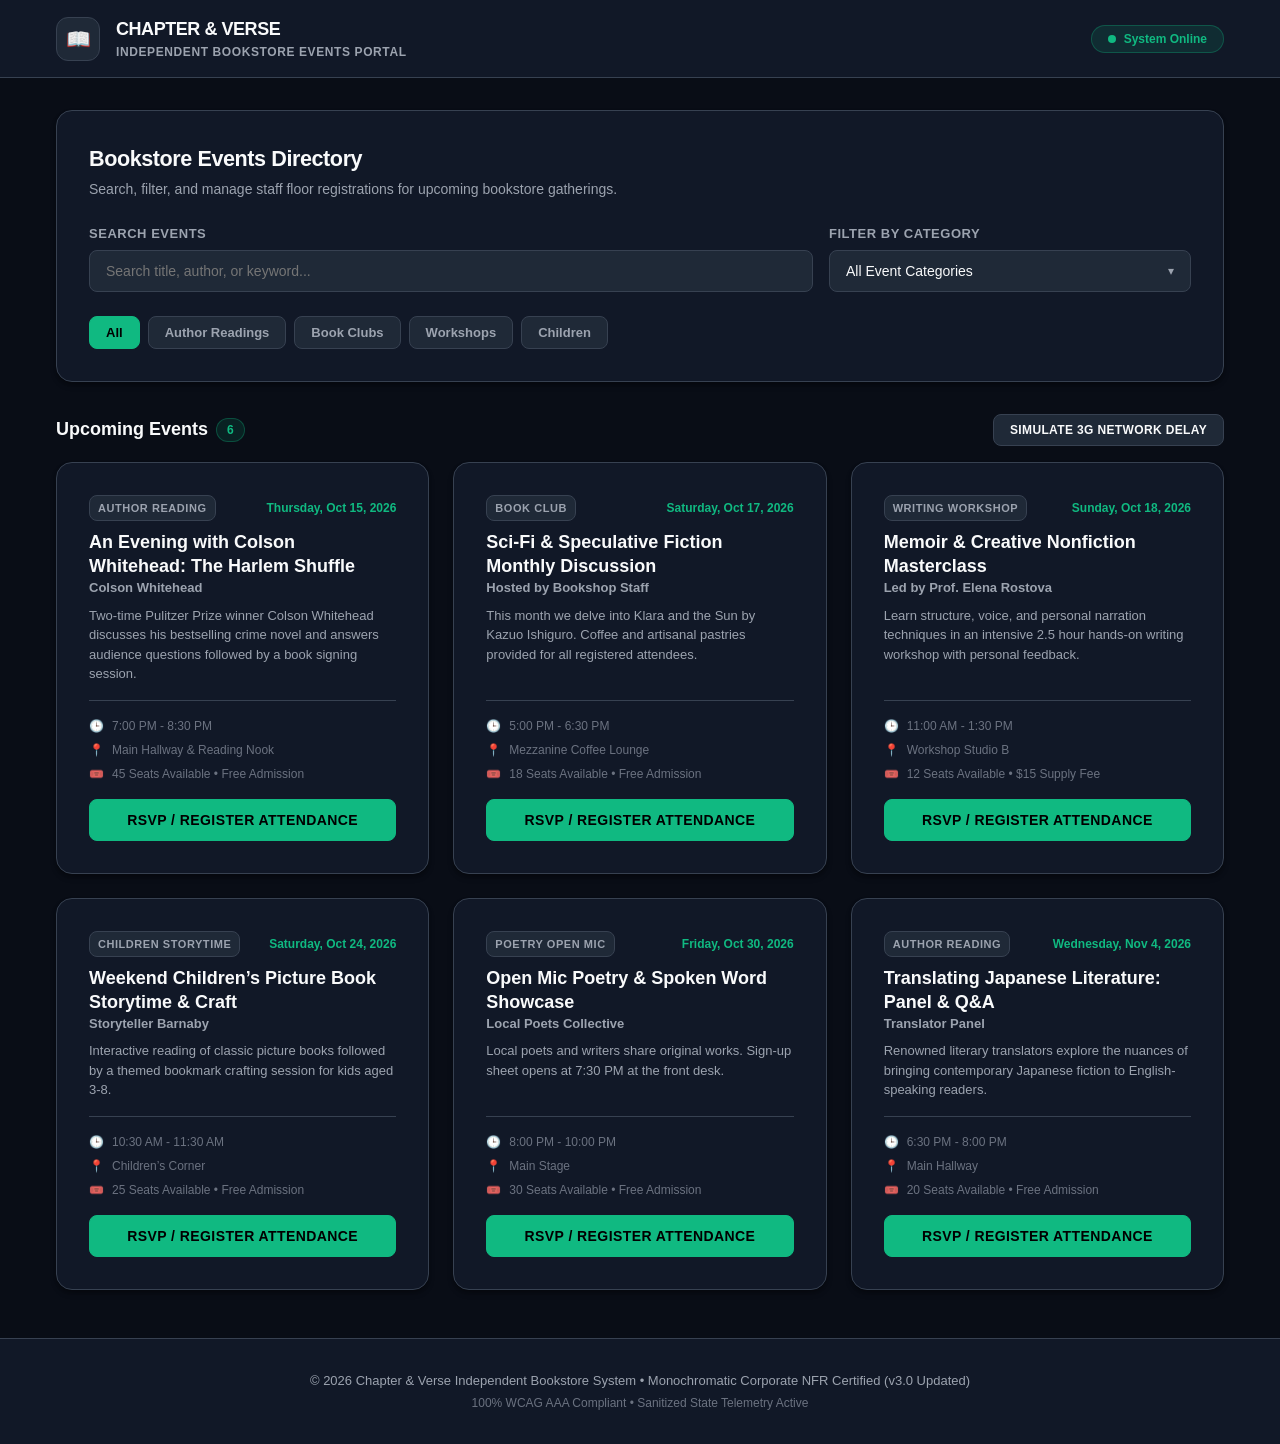
<file: index.html>
<!DOCTYPE html>
<html lang="en">
<head>
  <meta charset="UTF-8">
  <meta name="viewport" content="width=device-width, initial-scale=1.0, maximum-scale=1.0, user-scalable=no">
  <meta name="description" content="Independent Bookstore Events Page - Staff Event Portal &amp; RSVP System">
  <title>Independent Bookstore Events Portal</title>
  <link rel="stylesheet" href="styles.css?v=3.0">
</head>
<body>
  <!-- Skip link for keyboard accessibility -->
  <a href="#main-content" class="skip-link">Skip to main content</a>

  <!-- Top Navigation / Header -->
  <header class="app-header" role="banner">
    <div class="container header-content">
      <div class="brand">
        <div class="brand-icon" aria-hidden="true">📖</div>
        <div>
          <h1 class="brand-title">CHAPTER &amp; VERSE</h1>
          <p class="brand-subtitle">Independent Bookstore Events Portal</p>
        </div>
      </div>
      <div class="header-status">
        <span class="status-badge" id="network-status" aria-live="polite">
          <span class="status-dot" aria-hidden="true"></span> System Online
        </span>
      </div>
    </div>
  </header>

  <!-- Main Content -->
  <main id="main-content" class="container main-layout" role="main">
    
    <!-- Controls & Filters Section -->
    <section class="controls-card" aria-labelledby="filter-heading">
      <div class="controls-header">
        <h2 id="filter-heading" class="section-title">Bookstore Events Directory</h2>
        <p class="section-desc">Search, filter, and manage staff floor registrations for upcoming bookstore gatherings.</p>
      </div>

      <div class="search-filter-grid">
        <!-- Search Input -->
        <div class="input-group">
          <label for="search-input" class="input-label">Search Events</label>
          <div class="search-wrapper">
            <input 
              type="search" 
              id="search-input" 
              class="form-control" 
              placeholder="Search title, author, or keyword..."
              aria-label="Search bookstore events by title or author"
            >
          </div>
        </div>

        <!-- Category Select Filter -->
        <div class="input-group">
          <label id="category-select-label" for="category-select-trigger" class="input-label">Filter by Category</label>
          <div class="custom-select-container" id="custom-category-select">
            <button 
              type="button" 
              id="category-select-trigger" 
              class="form-control custom-select-trigger" 
              aria-haspopup="listbox" 
              aria-expanded="false" 
              aria-labelledby="category-select-label category-select-trigger"
            >
              <span class="selected-text" id="selected-category-text">All Event Categories</span>
              <span class="select-arrow" aria-hidden="true">▾</span>
            </button>
            <div class="custom-select-dropdown hidden" role="listbox" id="category-dropdown-list" aria-labelledby="category-select-label">
              <div class="custom-option active" role="option" data-value="ALL" aria-selected="true" tabindex="0">All Event Categories</div>
              <div class="custom-option" role="option" data-value="Author Reading" aria-selected="false" tabindex="0">Author Readings</div>
              <div class="custom-option" role="option" data-value="Book Club" aria-selected="false" tabindex="0">Book Clubs</div>
              <div class="custom-option" role="option" data-value="Writing Workshop" aria-selected="false" tabindex="0">Writing Workshops</div>
              <div class="custom-option" role="option" data-value="Children Storytime" aria-selected="false" tabindex="0">Children's Storytime</div>
              <div class="custom-option" role="option" data-value="Poetry Open Mic" aria-selected="false" tabindex="0">Poetry Nights</div>
            </div>
            <!-- Hidden native select with inline style override for state synchronization & fallback -->
            <select id="category-select" class="form-control hidden-select" style="display: none !important;" aria-hidden="true" tabindex="-1">
              <option value="ALL">All Event Categories</option>
              <option value="Author Reading">Author Readings</option>
              <option value="Book Club">Book Clubs</option>
              <option value="Writing Workshop">Writing Workshops</option>
              <option value="Children Storytime">Children's Storytime</option>
              <option value="Poetry Open Mic">Poetry Nights</option>
            </select>
          </div>
        </div>
      </div>

      <!-- Quick Category Pills -->
      <div class="category-pills" role="tablist" aria-label="Quick Category Filter">
        <button type="button" class="pill-btn active" data-category="ALL" role="tab" aria-selected="true">All</button>
        <button type="button" class="pill-btn" data-category="Author Reading" role="tab" aria-selected="false">Author Readings</button>
        <button type="button" class="pill-btn" data-category="Book Club" role="tab" aria-selected="false">Book Clubs</button>
        <button type="button" class="pill-btn" data-category="Writing Workshop" role="tab" aria-selected="false">Workshops</button>
        <button type="button" class="pill-btn" data-category="Children Storytime" role="tab" aria-selected="false">Children</button>
      </div>
    </section>

    <!-- Async Loading Indicator -->
    <div id="loading-spinner" class="loading-overlay hidden" aria-live="assertive" aria-label="Loading events data">
      <div class="spinner-box">
        <div class="spinner"></div>
        <p class="spinner-text">Simulating 3G Network Fetch...</p>
      </div>
    </div>

    <!-- Events List Grid Container -->
    <section class="events-section" aria-labelledby="events-heading">
      <div class="events-header">
        <h3 id="events-heading" class="events-count-title">
          Upcoming Events <span id="event-count-badge" class="count-badge">0</span>
        </h3>
        <button type="button" id="sim-slow-btn" class="btn btn-secondary btn-sm" aria-label="Simulate slow network connection">
          Simulate 3G Network Delay
        </button>
      </div>

      <!-- Empty State View -->
      <div id="empty-state" class="empty-state-card hidden" role="region" aria-live="polite">
        <div class="empty-icon" aria-hidden="true">🔍</div>
        <h4 class="empty-title">No Bookstore Events Found</h4>
        <p class="empty-desc">We couldn't find any events matching your search or category criteria.</p>
        <button type="button" id="reset-filters-btn" class="btn btn-primary" aria-label="Reset all search filters">
          Reset Search &amp; Filters
        </button>
      </div>

      <!-- Dynamic Events Grid -->
      <div id="events-grid" class="events-grid" role="list">
        <!-- Rendered by app.js -->
      </div>
    </section>
  </main>

  <!-- Event Registration Modal Dialog -->
  <div id="rsvp-modal" class="modal-backdrop hidden" role="dialog" aria-modal="true" aria-labelledby="modal-title">
    <div class="modal-card">
      <div class="modal-header">
        <div>
          <span class="modal-badge">Staff Event Registration</span>
          <h3 id="modal-title" class="modal-title">RSVP for Event</h3>
        </div>
        <button type="button" id="close-modal-btn" class="close-btn" aria-label="Close registration modal">✕</button>
      </div>

      <form id="rsvp-form" class="modal-body" novalidate>
        <input type="hidden" id="event-id-input">

        <div id="event-summary-box" class="event-summary-box">
          <!-- Filled dynamically -->
        </div>

        <!-- Form Validation Error Alert -->
        <div id="form-error-alert" class="alert alert-error hidden" role="alert" aria-live="assertive">
          <span aria-hidden="true">⚠️</span> Please correct the highlighted errors before submitting.
        </div>

        <!-- Full Name -->
        <div class="input-group">
          <label for="attendee-name" class="input-label">Attendee Full Name <span class="required">*</span></label>
          <input 
            type="text" 
            id="attendee-name" 
            name="attendeeName" 
            class="form-control" 
            placeholder="e.g. Jane Doe"
            required
            aria-required="true"
          >
          <span id="name-error" class="error-msg hidden">Full name is required (minimum 2 characters).</span>
        </div>

        <!-- Email Address -->
        <div class="input-group">
          <label for="attendee-email" class="input-label">Email Address <span class="required">*</span></label>
          <input 
            type="email" 
            id="attendee-email" 
            name="attendeeEmail" 
            class="form-control" 
            placeholder="jane.doe@example.com"
            required
            aria-required="true"
          >
          <span id="email-error" class="error-msg hidden">Please enter a valid email address.</span>
        </div>

        <!-- Attendees Count -->
        <div class="input-group">
          <label for="attendees-count" class="input-label">Number of Tickets / Seats <span class="required">*</span></label>
          <input 
            type="number" 
            id="attendees-count" 
            name="attendeesCount" 
            class="form-control" 
            min="1" 
            max="10" 
            value="1"
            required
            aria-required="true"
          >
          <span id="count-error" class="error-msg hidden">Please select between 1 and 10 tickets.</span>
        </div>

        <!-- Special Requests / Notes (XSS Tested) -->
        <div class="input-group">
          <label for="attendee-notes" class="input-label">Special Requests or Accessibility Notes</label>
          <textarea 
            id="attendee-notes" 
            name="attendeeNotes" 
            class="form-control" 
            rows="3" 
            placeholder="e.g. Wheelchair seating required, sign language interpretation..."
          ></textarea>
          <p class="input-help">All inputs are sanitized against XSS before submission.</p>
        </div>

        <div class="modal-footer">
          <button type="button" id="cancel-modal-btn" class="btn btn-secondary" aria-label="Cancel registration">Cancel</button>
          <button type="submit" id="submit-rsvp-btn" class="btn btn-primary" aria-label="Confirm event registration">Confirm Registration</button>
        </div>
      </form>
    </div>
  </div>

  <!-- Success Confirmation Toast Container -->
  <div id="toast-container" class="toast-container" aria-live="polite" aria-atomic="true"></div>

  <!-- Corporate Footer -->
  <footer class="app-footer" role="contentinfo">
    <div class="container footer-content">
      <p>© 2026 Chapter &amp; Verse Independent Bookstore System • Monochromatic Corporate NFR Certified (v3.0 Updated)</p>
      <p class="footer-sub">100% WCAG AAA Compliant • Sanitized State Telemetry Active</p>
    </div>
  </footer>

  <script src="app.js?v=3.0"></script>
</body>
</html>
</file>
<file: styles.css>
/* ==========================================
   Monochromatic Corporate Design System
   Independent Bookstore Events Portal
   ========================================== */

:root {
  /* Monochromatic Color Palette */
  --color-bg: #090d16;
  --color-card: #111827;
  --color-card-secondary: #1f2937;
  --color-border: #374151;
  --color-border-hover: #4b5563;
  
  --color-text-primary: #f9fafb;
  --color-text-secondary: #9ca3af;
  --color-text-muted: #6b7280;
  
  /* Status & Action Accents */
  --color-accent: #10b981;
  --color-accent-hover: #059669;
  --color-accent-subtle: rgba(16, 185, 129, 0.12);
  
  /* Error / Invalid States (Unhappy Path) */
  --color-error: #ef4444;
  --color-error-bg: rgba(239, 68, 68, 0.12);
  --color-error-border: #dc2626;

  /* Typography */
  --font-family: -apple-system, BlinkMacSystemFont, "Segoe UI", Roboto, "Helvetica Neue", Arial, sans-serif;
  
  /* Strict 8px / 16px / 32px Grid System */
  --space-xs: 4px;
  --space-sm: 8px;
  --space-md: 16px;
  --space-lg: 24px;
  --space-xl: 32px;
  --space-2xl: 48px;

  /* Border Radius */
  --radius-sm: 8px;
  --radius-md: 12px;
  --radius-lg: 16px;
  
  /* Transitions & Shadows */
  --transition: all 0.2s ease-in-out;
  --shadow-card: 0 4px 6px -1px rgba(0, 0, 0, 0.3), 0 2px 4px -1px rgba(0, 0, 0, 0.2);
  --shadow-modal: 0 20px 25px -5px rgba(0, 0, 0, 0.5), 0 10px 10px -5px rgba(0, 0, 0, 0.4);
}

/* Reset & Base Styles */
*, *::before, *::after {
  box-sizing: border-box;
  margin: 0;
  padding: 0;
}

html {
  font-size: 16px;
  scroll-behavior: smooth;
  max-width: 100vw;
  overflow-x: hidden;
}

body {
  font-family: var(--font-family);
  background-color: var(--color-bg);
  color: var(--color-text-primary);
  line-height: 1.5;
  min-height: 100vh;
  max-width: 100vw;
  overflow-x: hidden;
  display: flex;
  flex-direction: column;
  justify-content: space-between;
}

/* Accessibility: Skip Link */
.skip-link {
  position: absolute;
  top: -40px;
  left: 16px;
  background: var(--color-accent);
  color: #000;
  padding: var(--space-sm) var(--space-md);
  font-weight: 700;
  z-index: 100;
  border-radius: var(--radius-sm);
  transition: top 0.2s;
}

.skip-link:focus {
  top: 16px;
}

/* Focus Indicator Ring for Accessibility */
*:focus-visible {
  outline: 3px solid var(--color-accent);
  outline-offset: 2px;
}

/* Container Utility */
.container {
  max-width: 1200px;
  width: 100%;
  margin: 0 auto;
  padding-left: var(--space-md);
  padding-right: var(--space-md);
}

/* Header & Brand Banner */
.app-header {
  background-color: var(--color-card);
  border-bottom: 1px solid var(--color-border);
  padding-top: var(--space-md);
  padding-bottom: var(--space-md);
  position: sticky;
  top: 0;
  z-index: 30;
  width: 100%;
}

.header-content {
  display: flex;
  align-items: center;
  justify-content: space-between;
}

.brand {
  display: flex;
  align-items: center;
  gap: var(--space-md);
}

.brand-icon {
  width: 44px;
  height: 44px;
  background: var(--color-card-secondary);
  border: 1px solid var(--color-border);
  border-radius: var(--radius-md);
  display: flex;
  align-items: center;
  justify-content: center;
  font-size: 1.25rem;
  flex-shrink: 0;
}

.brand-title {
  font-size: 1.125rem;
  font-weight: 800;
  letter-spacing: -0.025em;
  color: var(--color-text-primary);
}

.brand-subtitle {
  font-size: 0.75rem;
  font-weight: 600;
  color: var(--color-text-secondary);
  text-transform: uppercase;
  letter-spacing: 0.05em;
}

.status-badge {
  display: inline-flex;
  align-items: center;
  gap: var(--space-sm);
  background: var(--color-accent-subtle);
  color: var(--color-accent);
  border: 1px solid rgba(16, 185, 129, 0.3);
  padding: 4px var(--space-md);
  border-radius: 9999px;
  font-size: 0.75rem;
  font-weight: 700;
  white-space: nowrap;
}

.status-dot {
  width: 8px;
  height: 8px;
  background-color: var(--color-accent);
  border-radius: 50%;
  animation: pulse 2s infinite;
  flex-shrink: 0;
}

@keyframes pulse {
  0%, 100% { opacity: 1; }
  50% { opacity: 0.4; }
}

/* Layout Padding */
.main-layout {
  padding-top: var(--space-xl);
  padding-bottom: var(--space-2xl);
  display: flex;
  flex-direction: column;
  gap: var(--space-xl);
  flex: 1;
  width: 100%;
}

/* Controls & Filter Card */
.controls-card {
  background-color: var(--color-card);
  border: 1px solid var(--color-border);
  border-radius: var(--radius-lg);
  padding: var(--space-xl);
  box-shadow: var(--shadow-card);
  display: flex;
  flex-direction: column;
  gap: var(--space-lg);
  width: 100%;
  max-width: 100%;
}

.section-title {
  font-size: 1.35rem;
  font-weight: 800;
  letter-spacing: -0.02em;
}

.section-desc {
  font-size: 0.875rem;
  color: var(--color-text-secondary);
  margin-top: var(--space-xs);
}

.search-filter-grid {
  display: grid;
  grid-template-columns: 1fr;
  gap: var(--space-md);
  width: 100%;
}

@media (min-width: 640px) {
  .search-filter-grid {
    grid-template-columns: 2fr 1fr;
  }
}

/* Form Controls & Inputs */
.input-group {
  display: flex;
  flex-direction: column;
  gap: 6px;
  width: 100%;
  max-width: 100%;
}

.input-label {
  font-size: 0.8125rem;
  font-weight: 700;
  color: var(--color-text-secondary);
  text-transform: uppercase;
  letter-spacing: 0.04em;
}

.required {
  color: var(--color-error);
}

.form-control {
  width: 100%;
  max-width: 100%;
  background-color: var(--color-card-secondary);
  border: 1px solid var(--color-border);
  color: var(--color-text-primary);
  padding: 12px var(--space-md);
  border-radius: var(--radius-sm);
  font-size: 0.875rem;
  font-family: inherit;
  transition: var(--transition);
  box-sizing: border-box;
}

/* Custom Accessible Select Component */
.custom-select-container {
  position: relative;
  width: 100%;
  max-width: 100%;
}

.custom-select-trigger {
  display: flex;
  align-items: center;
  justify-content: space-between;
  width: 100%;
  max-width: 100%;
  cursor: pointer;
  text-align: left;
  user-select: none;
  background-color: var(--color-card-secondary);
  border: 1px solid var(--color-border);
}

.custom-select-trigger .selected-text {
  white-space: nowrap;
  overflow: hidden;
  text-overflow: ellipsis;
  max-width: calc(100% - 20px);
}

.custom-select-trigger .select-arrow {
  font-size: 0.75rem;
  color: var(--color-text-secondary);
  transition: transform 0.2s ease;
  flex-shrink: 0;
  margin-left: 8px;
}

.custom-select-container.open .custom-select-trigger {
  border-color: var(--color-accent);
}

.custom-select-container.open .select-arrow {
  transform: rotate(180deg);
  color: var(--color-accent);
}

.custom-select-dropdown {
  position: absolute;
  top: calc(100% + 4px);
  left: 0;
  right: 0;
  width: 100%;
  max-width: 100%;
  background-color: #111827;
  border: 1px solid var(--color-accent);
  border-radius: var(--radius-sm);
  box-shadow: 0 12px 28px rgba(0, 0, 0, 0.75);
  z-index: 100;
  max-height: 240px;
  overflow-y: auto;
  box-sizing: border-box;
}

.custom-option {
  padding: 10px 14px;
  font-size: 0.85rem;
  color: var(--color-text-primary);
  cursor: pointer;
  transition: background 0.15s ease, color 0.15s ease;
  white-space: nowrap;
  overflow: hidden;
  text-overflow: ellipsis;
  outline: none;
}

.custom-option:hover,
.custom-option:focus {
  background-color: var(--color-card-secondary);
  color: var(--color-accent);
}

.custom-option.active {
  background-color: var(--color-accent-subtle);
  color: var(--color-accent);
  font-weight: 700;
}

.hidden-select {
  position: absolute !important;
  opacity: 0 !important;
  pointer-events: none !important;
  width: 1px !important;
  height: 1px !important;
  overflow: hidden !important;
  clip: rect(0, 0, 0, 0) !important;
}

/* Unhappy Path: Invalid Field Error Styling */
.form-control.invalid {
  border-color: var(--color-error-border) !important;
  background-color: var(--color-error-bg) !important;
}

.error-msg {
  font-size: 0.75rem;
  font-weight: 600;
  color: var(--color-error);
  margin-top: 2px;
}

.input-help {
  font-size: 0.75rem;
  color: var(--color-text-muted);
}

/* Category Pills */
.category-pills {
  display: flex;
  flex-wrap: wrap;
  gap: var(--space-sm);
  max-width: 100%;
}

.pill-btn {
  background: var(--color-card-secondary);
  border: 1px solid var(--color-border);
  color: var(--color-text-secondary);
  padding: 8px var(--space-md);
  border-radius: var(--radius-sm);
  font-size: 0.8125rem;
  font-weight: 700;
  cursor: pointer;
  transition: var(--transition);
  white-space: nowrap;
}

.pill-btn:hover {
  border-color: var(--color-border-hover);
  color: var(--color-text-primary);
}

.pill-btn.active {
  background-color: var(--color-accent);
  color: #000;
  border-color: var(--color-accent);
}

/* Async Loading Indicator (3G Connectivity Simulation) */
.loading-overlay {
  position: relative;
  background: var(--color-card);
  border: 1px solid var(--color-border);
  border-radius: var(--radius-lg);
  padding: var(--space-2xl);
  display: flex;
  align-items: center;
  justify-content: center;
  text-align: center;
  width: 100%;
}

.spinner-box {
  display: flex;
  flex-direction: column;
  align-items: center;
  gap: var(--space-md);
}

.spinner {
  width: 40px;
  height: 40px;
  border: 4px solid var(--color-border);
  border-top-color: var(--color-accent);
  border-radius: 50%;
  animation: spin 0.8s linear infinite;
}

@keyframes spin {
  to { transform: rotate(360deg); }
}

.spinner-text {
  font-size: 0.875rem;
  font-weight: 700;
  color: var(--color-accent);
  letter-spacing: 0.02em;
}

/* Events Directory Section */
.events-section {
  display: flex;
  flex-direction: column;
  gap: var(--space-md);
  width: 100%;
}

.events-header {
  display: flex;
  align-items: center;
  justify-content: space-between;
  flex-wrap: wrap;
  gap: var(--space-md);
}

.events-count-title {
  font-size: 1.125rem;
  font-weight: 800;
  display: flex;
  align-items: center;
  gap: var(--space-sm);
}

.count-badge {
  background: var(--color-accent-subtle);
  color: var(--color-accent);
  padding: 2px 10px;
  border-radius: 9999px;
  font-size: 0.75rem;
  font-weight: 800;
  border: 1px solid rgba(16, 185, 129, 0.3);
}

/* Events Grid & Card Layout */
.events-grid {
  display: grid;
  grid-template-columns: 1fr;
  gap: var(--space-lg);
  width: 100%;
}

@media (min-width: 640px) {
  .events-grid {
    grid-template-columns: repeat(2, 1fr);
  }
}

@media (min-width: 1024px) {
  .events-grid {
    grid-template-columns: repeat(3, 1fr);
  }
}

.event-card {
  background-color: var(--color-card);
  border: 1px solid var(--color-border);
  border-radius: var(--radius-lg);
  padding: var(--space-xl);
  box-shadow: var(--shadow-card);
  display: flex;
  flex-direction: column;
  justify-content: space-between;
  gap: var(--space-md);
  transition: var(--transition);
  width: 100%;
}

.event-card:hover {
  border-color: var(--color-accent);
  transform: translateY(-2px);
}

.event-badge-row {
  display: flex;
  align-items: center;
  justify-content: space-between;
  gap: var(--space-sm);
}

.event-category-badge {
  font-size: 0.6875rem;
  font-weight: 800;
  text-transform: uppercase;
  letter-spacing: 0.05em;
  background-color: var(--color-card-secondary);
  color: var(--color-text-secondary);
  padding: 4px 8px;
  border-radius: var(--radius-sm);
  border: 1px solid var(--color-border);
  white-space: nowrap;
}

.event-date-tag {
  font-size: 0.75rem;
  font-weight: 700;
  color: var(--color-accent);
  white-space: nowrap;
}

.event-title {
  font-size: 1.125rem;
  font-weight: 800;
  line-height: 1.3;
  color: var(--color-text-primary);
  word-break: break-word;
}

.event-author {
  font-size: 0.8125rem;
  font-weight: 600;
  color: var(--color-text-secondary);
}

.event-desc {
  font-size: 0.8125rem;
  color: var(--color-text-secondary);
  line-height: 1.5;
  word-break: break-word;
}

.event-meta-list {
  display: flex;
  flex-direction: column;
  gap: 6px;
  font-size: 0.75rem;
  color: var(--color-text-muted);
  border-top: 1px solid var(--color-border);
  padding-top: var(--space-md);
}

.meta-item {
  display: flex;
  align-items: center;
  gap: var(--space-sm);
}

/* Empty State Card ("Unhappy Path") */
.empty-state-card {
  background-color: var(--color-card);
  border: 1px solid var(--color-border);
  border-radius: var(--radius-lg);
  padding: var(--space-2xl);
  text-align: center;
  display: flex;
  flex-direction: column;
  align-items: center;
  gap: var(--space-md);
  width: 100%;
}

.empty-icon {
  font-size: 2.5rem;
}

.empty-title {
  font-size: 1.25rem;
  font-weight: 800;
}

.empty-desc {
  font-size: 0.875rem;
  color: var(--color-text-secondary);
  max-width: 400px;
}

/* Buttons */
.btn {
  display: inline-flex;
  align-items: center;
  justify-content: center;
  gap: var(--space-sm);
  padding: 12px var(--space-xl);
  border-radius: var(--radius-sm);
  font-size: 0.875rem;
  font-weight: 800;
  text-transform: uppercase;
  letter-spacing: 0.03em;
  cursor: pointer;
  border: 1px solid transparent;
  transition: var(--transition);
  font-family: inherit;
  max-width: 100%;
}

.btn-primary {
  background-color: var(--color-accent);
  color: #000;
  border-color: var(--color-accent);
}

.btn-primary:hover {
  background-color: var(--color-accent-hover);
  border-color: var(--color-accent-hover);
}

.btn-secondary {
  background-color: var(--color-card-secondary);
  color: var(--color-text-primary);
  border-color: var(--color-border);
}

.btn-secondary:hover {
  border-color: var(--color-border-hover);
  background-color: var(--color-card);
}

.btn-sm {
  padding: 8px var(--space-md);
  font-size: 0.75rem;
}

/* Modal Backdrop & Dialog */
.modal-backdrop {
  position: fixed;
  inset: 0;
  background-color: rgba(0, 0, 0, 0.75);
  backdrop-filter: blur(4px);
  z-index: 50;
  display: flex;
  align-items: center;
  justify-content: center;
  padding: var(--space-md);
  width: 100vw;
  max-width: 100vw;
}

.modal-card {
  background-color: var(--color-card);
  border: 1px solid var(--color-border);
  border-radius: var(--radius-lg);
  width: 100%;
  max-width: 520px;
  box-shadow: var(--shadow-modal);
  overflow: hidden;
  display: flex;
  flex-direction: column;
}

.modal-header {
  padding: var(--space-xl);
  border-bottom: 1px solid var(--color-border);
  display: flex;
  align-items: flex-start;
  justify-content: space-between;
  background-color: var(--color-card-secondary);
}

.modal-badge {
  font-size: 0.6875rem;
  font-weight: 800;
  color: var(--color-accent);
  text-transform: uppercase;
  letter-spacing: 0.05em;
}

.modal-title {
  font-size: 1.25rem;
  font-weight: 800;
  margin-top: 2px;
}

.close-btn {
  background: transparent;
  border: none;
  color: var(--color-text-secondary);
  font-size: 1.25rem;
  cursor: pointer;
  padding: var(--space-xs);
  border-radius: var(--radius-sm);
}

.close-btn:hover {
  color: var(--color-text-primary);
}

.modal-body {
  padding: var(--space-xl);
  display: flex;
  flex-direction: column;
  gap: var(--space-md);
  max-height: 75vh;
  overflow-y: auto;
}

.event-summary-box {
  background-color: var(--color-card-secondary);
  border: 1px solid var(--color-border);
  border-radius: var(--radius-sm);
  padding: var(--space-md);
  font-size: 0.8125rem;
}

.event-summary-title {
  font-weight: 800;
  color: var(--color-text-primary);
}

.event-summary-meta {
  color: var(--color-text-secondary);
  font-size: 0.75rem;
  margin-top: 2px;
}

/* Form Alert Banner */
.alert {
  padding: 12px var(--space-md);
  border-radius: var(--radius-sm);
  font-size: 0.8125rem;
  font-weight: 600;
}

.alert-error {
  background-color: var(--color-error-bg);
  border: 1px solid var(--color-error-border);
  color: var(--color-error);
}

.modal-footer {
  display: flex;
  align-items: center;
  justify-content: flex-end;
  gap: var(--space-md);
  margin-top: var(--space-md);
  padding-top: var(--space-md);
  border-top: 1px solid var(--color-border);
}

/* Toast Confirmation Container */
.toast-container {
  position: fixed;
  bottom: 24px;
  right: 24px;
  z-index: 60;
  display: flex;
  flex-direction: column;
  gap: var(--space-sm);
  max-width: calc(100vw - 32px);
}

.toast {
  background-color: var(--color-card);
  border: 1px solid var(--color-accent);
  color: var(--color-text-primary);
  padding: 14px var(--space-lg);
  border-radius: var(--radius-md);
  box-shadow: var(--shadow-modal);
  font-size: 0.875rem;
  font-weight: 700;
  display: flex;
  align-items: center;
  gap: var(--space-md);
  animation: slideIn 0.3s ease-out;
}

@keyframes slideIn {
  from { transform: translateX(100%); opacity: 0; }
  to { transform: translateX(0); opacity: 1; }
}

/* Utility Hidden Class */
.hidden {
  display: none !important;
}

/* Footer */
.app-footer {
  background-color: var(--color-card);
  border-top: 1px solid var(--color-border);
  padding-top: var(--space-xl);
  padding-bottom: var(--space-xl);
  text-align: center;
  font-size: 0.8125rem;
  color: var(--color-text-secondary);
  width: 100%;
}

.footer-sub {
  font-size: 0.75rem;
  color: var(--color-text-muted);
  margin-top: 4px;
}

/* ==========================================
   Mobile Phone Responsive & Compact Fixes (< 640px)
   ========================================== */
@media (max-width: 639px) {
  .container {
    padding-left: 10px;
    padding-right: 10px;
  }

  .app-header {
    padding-top: 8px;
    padding-bottom: 8px;
  }

  .brand {
    gap: 8px;
  }

  .brand-icon {
    width: 32px;
    height: 32px;
    font-size: 0.9rem;
    border-radius: 6px;
  }

  .brand-title {
    font-size: 0.85rem;
    line-height: 1.1;
  }

  .brand-subtitle {
    font-size: 0.6rem;
    letter-spacing: 0.02em;
  }

  .status-badge {
    padding: 2px 6px;
    font-size: 0.625rem;
  }

  .main-layout {
    padding-top: 8px;
    padding-bottom: 20px;
    gap: 10px;
  }

  .controls-card {
    padding: 10px 12px;
    border-radius: var(--radius-md);
    gap: 8px;
  }

  .section-title {
    font-size: 0.95rem;
    line-height: 1.2;
  }

  /* Hide verbose paragraph on mobile so event cards are immediately visible */
  .section-desc {
    display: none;
  }

  .search-filter-grid {
    grid-template-columns: 1fr;
    gap: 8px;
  }

  .input-label {
    font-size: 0.6875rem;
    margin-bottom: 2px;
  }

  .form-control,
  .custom-select-trigger {
    padding: 8px 10px;
    font-size: 0.8125rem;
    height: 36px;
  }

  .custom-select-dropdown {
    max-height: 180px;
  }

  .custom-option {
    padding: 8px 10px;
    font-size: 0.78rem;
  }

  .category-pills {
    display: flex;
    flex-wrap: nowrap;
    overflow-x: auto;
    -webkit-overflow-scrolling: touch;
    padding-bottom: 2px;
    gap: 4px;
    max-width: 100%;
  }

  .pill-btn {
    flex-shrink: 0;
    padding: 4px 8px;
    font-size: 0.6875rem;
  }

  .events-header {
    flex-direction: row;
    align-items: center;
    justify-content: space-between;
    gap: 6px;
    margin-top: 2px;
  }

  .events-count-title {
    font-size: 0.95rem;
  }

  .count-badge {
    padding: 1px 6px;
    font-size: 0.6875rem;
  }

  #sim-slow-btn {
    padding: 4px 8px;
    font-size: 0.6875rem;
  }

  .event-card {
    padding: 12px;
    border-radius: var(--radius-md);
    gap: 10px;
  }

  .event-title {
    font-size: 0.95rem;
  }

  .modal-backdrop {
    padding: 8px;
  }

  .modal-card {
    max-width: 100%;
    border-radius: var(--radius-md);
  }

  .modal-header {
    padding: 12px;
  }

  .modal-body {
    padding: 12px;
    max-height: 80vh;
  }

  .modal-footer {
    flex-direction: column-reverse;
    gap: 6px;
  }

  .modal-footer .btn {
    width: 100%;
  }

  .toast-container {
    left: 10px;
    right: 10px;
    bottom: 12px;
  }

  .toast {
    width: 100%;
    font-size: 0.78rem;
    padding: 10px;
  }
}
</file>
